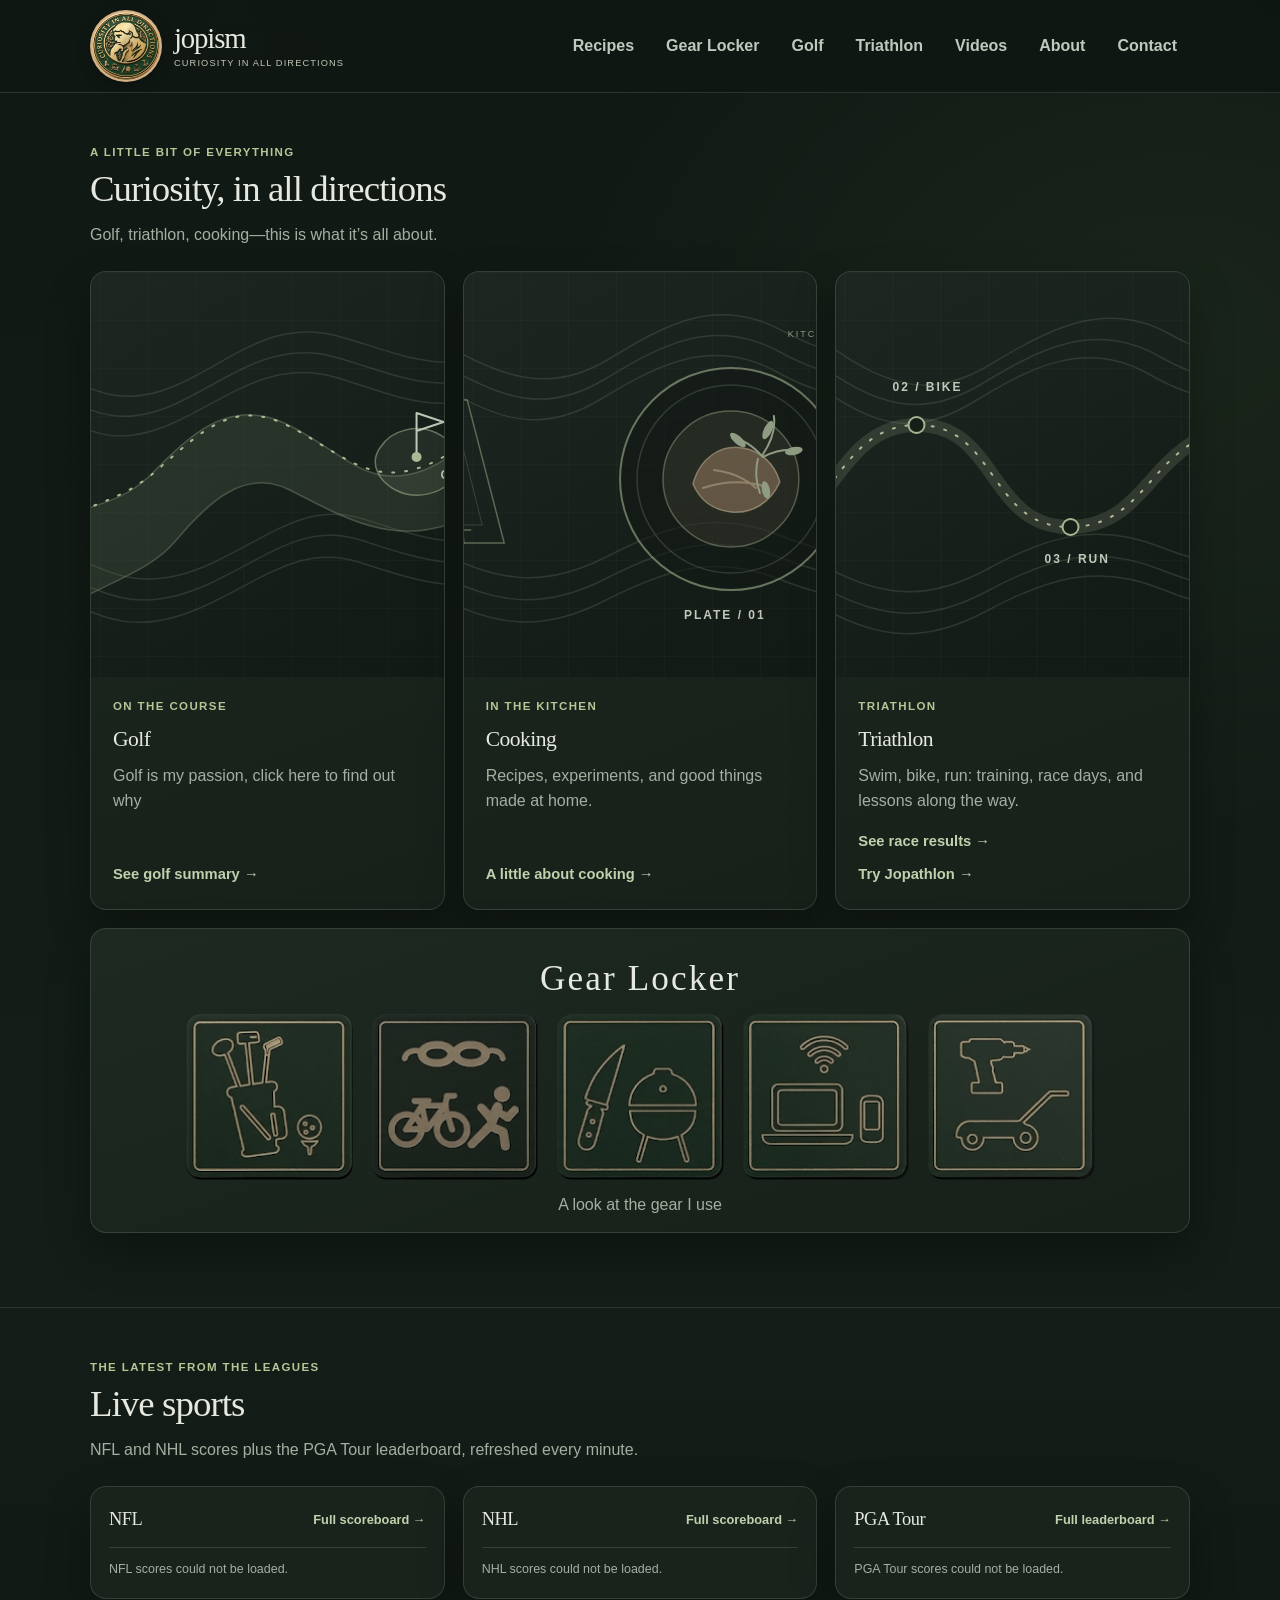
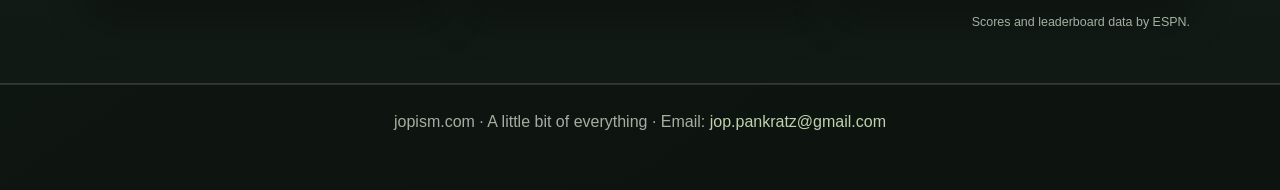
<file: index.html>
<!DOCTYPE html>
<html lang="en">
  <head>
    <meta charset="UTF-8" />
    <meta name="viewport" content="width=device-width, initial-scale=1.0" />
    <title>Jopism — A little bit of everything</title>
    <meta
      name="description"
      content="Musings, experiments, and whatever comes next from Jop."
    />
    <link rel="stylesheet" href="styles.css" />
    <link rel="icon" href="media/branding/jopism-favicon.svg" type="image/svg+xml" />
    <script src="script.js" defer></script>
  </head>
  <body>
    <a class="skip-link" href="#home">Skip to content</a>
    <header class="site-header">
      <div class="container header-inner">
        <a class="brand" href="index.html">
          <img
            class="brand-image"
            src="media/branding/jopism-mark.png"
            alt=""
            width="116"
            height="48"
          />
          <span class="brand-signature">
            <span class="brand-name">jopism</span>
            <span class="brand-byline">Curiosity in all directions</span>
          </span>
        </a>
        <nav class="top-nav" aria-label="Main navigation">
          <a href="cookbook/index.html">Recipes</a>
          <a href="the_gear_locker.html">Gear Locker</a>
          <a href="index.html#golf-activities">Golf</a>
          <a href="index.html#triathlon-results">Triathlon</a>
          <a href="videos.html">Videos</a>
          <a href="page.html?slug=about">About</a>
          <a href="mailto:jop.pankratz@gmail.com">Contact</a>
        </nav>
      </div>
    </header>

    <main id="home">
      <section id="interests" class="section interests-section" aria-labelledby="interests-heading">
        <div class="container">
          <div class="section-heading">
            <p class="eyebrow">A little bit of everything</p>
            <h2 id="interests-heading">Curiosity, in all directions</h2>
            <p class="intro-copy">
              Golf, triathlon, cooking—this is what it’s all about.
            </p>
          </div>
          <div class="interest-grid">
            <a class="interest-card interest-golf" href="#golf-activities">
              <img class="interest-card-image" src="media/interests/golf.svg" alt="" width="720" height="405" fetchpriority="high" decoding="async">
              <div class="interest-card-content">
                <p class="interest-label">On the course</p>
                <h3>Golf</h3>
                <p>Golf is my passion, click here to find out why</p>
                <span class="interest-link">See golf summary <span aria-hidden="true">→</span></span>
              </div>
            </a>
            <a class="interest-card interest-cooking" href="#cooking">
              <img class="interest-card-image" src="media/interests/cooking.svg" alt="" width="720" height="405" loading="lazy" decoding="async">
              <div class="interest-card-content">
                <p class="interest-label">In the kitchen</p>
                <h3>Cooking</h3>
                <p>Recipes, experiments, and good things made at home.</p>
                <span class="interest-link">A little about cooking <span aria-hidden="true">→</span></span>
              </div>
            </a>
            <article class="interest-card interest-triathlon">
              <img class="interest-card-image" src="media/interests/triathlon.svg" alt="" width="720" height="405" loading="lazy" decoding="async">
              <div class="interest-card-content">
                <p class="interest-label">Triathlon</p>
                <h3>Triathlon</h3>
                <p>Swim, bike, run: training, race days, and lessons along the way.</p>
                <div class="interest-card-actions">
                  <a class="interest-link" href="#triathlon-results">See race results <span aria-hidden="true">→</span></a>
                  <a class="interest-link" href="https://jopathlon.jopism.com/">Try Jopathlon <span aria-hidden="true">→</span></a>
                </div>
              </div>
            </article>
            <a class="interest-card interest-gear interest-gear-wide" href="the_gear_locker.html">
              <div class="interest-gear-heading">
                <h3>Gear Locker</h3>
              </div>
              <div class="interest-gear-art" aria-hidden="true">
                <img src="media/interests/golf-gear-outline.png" alt="" width="166" height="166" loading="lazy" decoding="async">
                <img src="media/interests/endurance-gear-outline.png" alt="" width="166" height="166" loading="lazy" decoding="async">
                <img src="media/interests/kitchen-gear-outline.png" alt="" width="166" height="166" loading="lazy" decoding="async">
                <img src="media/interests/tech-gear-outline.png" alt="" width="166" height="166" loading="lazy" decoding="async">
                <img src="media/interests/workshop-gear-outline.png" alt="" width="166" height="166" loading="lazy" decoding="async">
              </div>
              <div class="interest-gear-copy">
                <p>A look at the gear I use</p>
              </div>
            </a>
          </div>
          <div class="interest-details" aria-live="polite">
            <article id="cooking" class="interest-detail-card">
              <p class="interest-label">In the kitchen</p>
              <h3>Cooking</h3>
              <p>
                A place for recipes I enjoy, things I’m learning to make, and
                kitchen experiments worth repeating.
              </p>
              <a class="cookbook-cta" href="cookbook/index.html">
                <span class="cookbook-cta-icon" aria-hidden="true">
                  <svg viewBox="0 0 32 32" focusable="false">
                    <path d="M5 7.5c4.2-1.6 7.9-1.2 11 1.2v17c-3.1-2.4-6.8-2.8-11-1.2zM27 7.5c-4.2-1.6-7.9-1.2-11 1.2v17c3.1-2.4 6.8-2.8 11-1.2z"/>
                    <path d="M16 8.7v17"/>
                  </svg>
                </span>
                <span class="cookbook-cta-copy">
                  <strong>Browse the cookbook</strong>
                  <span>Explore recipes, ingredients, and cooking notes</span>
                </span>
                <span class="cookbook-cta-arrow" aria-hidden="true">→</span>
              </a>
                <p class="stats-source">A few snapshots from meals and kitchen experiments.</p>
              <h4>Meal photos</h4>
              <div class="meal-photo-grid" aria-label="Meal photo gallery">
                <figure>
                  <img src="media/meals/meal-01.jpg" alt="Several small dishes arranged on a black serving plate." loading="lazy" decoding="async">
                </figure>
                <figure>
                  <img src="media/meals/meal-03.jpg" alt="A small appetizer with a garnish and crisp pieces." loading="lazy" decoding="async">
                </figure>
                <figure>
                  <img src="media/meals/meal-04.jpg" alt="Fresh oysters served with lemon and sauce." loading="lazy" decoding="async">
                </figure>
                <figure>
                  <img src="media/meals/meal-05.jpg" alt="Several plated entrees prepared for a group." loading="lazy" decoding="async">
                </figure>
                <figure>
                  <img src="media/meals/meal-07.jpg" alt="A plated main course with pasta and vegetables." loading="lazy" decoding="async">
                </figure>
                <figure>
                  <img src="media/meals/meal-08.jpg" alt="An omelet cut open to show its filling." loading="lazy" decoding="async">
                </figure>
                <figure>
                  <img src="media/meals/meal-09.jpg" alt="Rows of small toast appetizers arranged on serving trays." loading="lazy" decoding="async">
                </figure>
              </div>
            </article>
            <article id="golf-activities" class="interest-detail-card">
              <p class="interest-label">Golf summary</p>
              <h3>My game</h3>
              <div class="golf-handicap" aria-label="Golf handicap">
                <span class="golf-handicap-label">Handicap Index (estimated)</span>
                <strong>8.0</strong>
              </div>
              <p class="stats-source">
                Based on the best 4 differentials from my last 12 rounds, played
                from the white tees.
              </p>
              <a class="arccos-badge" href="https://www.arccosgolf.com/" target="_blank" rel="noopener noreferrer">
                <span class="arccos-badge-label">Tracked with</span>
                <strong>Arccos Golf</strong>
                <span aria-hidden="true">→</span>
              </a>
              <p class="stats-source">
                I use Arccos smart sensors and its AI caddie on every round.
                Strokes gained (SG) compares each part of my game to a scratch
                golfer: Driving, Approach, Short game, and Putting.
              </p>
              <ul id="golf-round-list" class="golf-round-list" aria-live="polite"></ul>
              <p id="golf-round-error" class="stats-source" role="status"></p>
            </article>
            <article id="triathlon-results" class="interest-detail-card">
              <p class="interest-label">Race results</p>
              <h3>Triathlon</h3>
              <div class="race-results-grid">
                <section class="race-results-group" aria-labelledby="race-5150-heading">
                  <h4 id="race-5150-heading" class="race-results-heading">5150 Mont-Tremblant</h4>
                  <ul class="race-result-list">
                    <li class="race-result">
                      <span><strong>2026</strong> · 5150 Mont-Tremblant</span>
                      <strong>3:28:45</strong>
                    </li>
                    <li class="race-result">
                      <span><strong>2023</strong> · 5150 Mont-Tremblant</span>
                      <strong>3:20:58</strong>
                    </li>
                    <li class="race-result">
                      <span><strong>2022</strong> · 5150 Mont-Tremblant</span>
                      <strong>3:32:22</strong>
                    </li>
                    <li class="race-result">
                      <span><strong>2019</strong> · 5150 Mont-Tremblant</span>
                      <strong>3:04:39</strong>
                    </li>
                  </ul>
                </section>
                <section class="race-results-group" aria-labelledby="other-races-heading">
                  <h4 id="other-races-heading" class="race-results-heading">Other races</h4>
                  <ul class="race-result-list">
                    <li class="race-result">
                      <span><strong>2023</strong> · Ottawa Early Bird Sprint</span>
                      <strong>1:27:11</strong>
                    </li>
                    <li class="race-result">
                      <span><strong>2022</strong> · Ottawa Early Bird Sprint</span>
                      <strong>1:27:07</strong>
                    </li>
                  </ul>
                </section>
              </div>
              <p class="stats-source">
                <a href="https://sportstats.one/results/athlete/56041"
                  >View full results on Sportstats <span aria-hidden="true">→</span></a
                >
              </p>
            </article>
          </div>
        </div>
      </section>

      <section class="section sports-scores-section" aria-labelledby="sports-scores-heading">
        <div class="container">
          <div class="section-heading">
            <p class="eyebrow">The latest from the leagues</p>
            <h2 id="sports-scores-heading">Live sports</h2>
            <p class="intro-copy">NFL and NHL scores plus the PGA Tour leaderboard, refreshed every minute.</p>
          </div>
          <div class="sports-score-grid">
            <article class="sports-score-card" data-scoreboard="nfl">
              <div class="sports-score-card-heading">
                <h3>NFL</h3>
                <a href="https://www.espn.com/nfl/scoreboard" target="_blank" rel="noopener noreferrer">Full scoreboard <span aria-hidden="true">→</span></a>
              </div>
              <ul class="sports-score-list" data-score-list></ul>
              <p class="sports-score-status" data-score-status>Loading NFL scores…</p>
            </article>
            <article class="sports-score-card" data-scoreboard="nhl">
              <div class="sports-score-card-heading">
                <h3>NHL</h3>
                <a href="https://www.espn.com/nhl/scoreboard" target="_blank" rel="noopener noreferrer">Full scoreboard <span aria-hidden="true">→</span></a>
              </div>
              <ul class="sports-score-list" data-score-list></ul>
              <p class="sports-score-status" data-score-status>Loading NHL scores…</p>
            </article>
            <article class="sports-score-card" data-scoreboard="pga">
              <div class="sports-score-card-heading">
                <h3>PGA Tour</h3>
                <a href="https://www.espn.com/golf/leaderboard" target="_blank" rel="noopener noreferrer">Full leaderboard <span aria-hidden="true">→</span></a>
              </div>
              <ul class="sports-score-list" data-score-list></ul>
              <p class="sports-score-status" data-score-status>Loading PGA Tour leaderboard…</p>
            </article>
          </div>
          <p class="sports-scores-attribution">Scores and leaderboard data by ESPN.</p>
        </div>
      </section>

    </main>

    <footer id="contact" class="site-footer">
      <div class="container footer-inner">
        <p>jopism.com · A little bit of everything · Email: <a href="mailto:jop.pankratz@gmail.com">jop.pankratz@gmail.com</a></p>
      </div>
    </footer>
  </body>
</html>
</file>
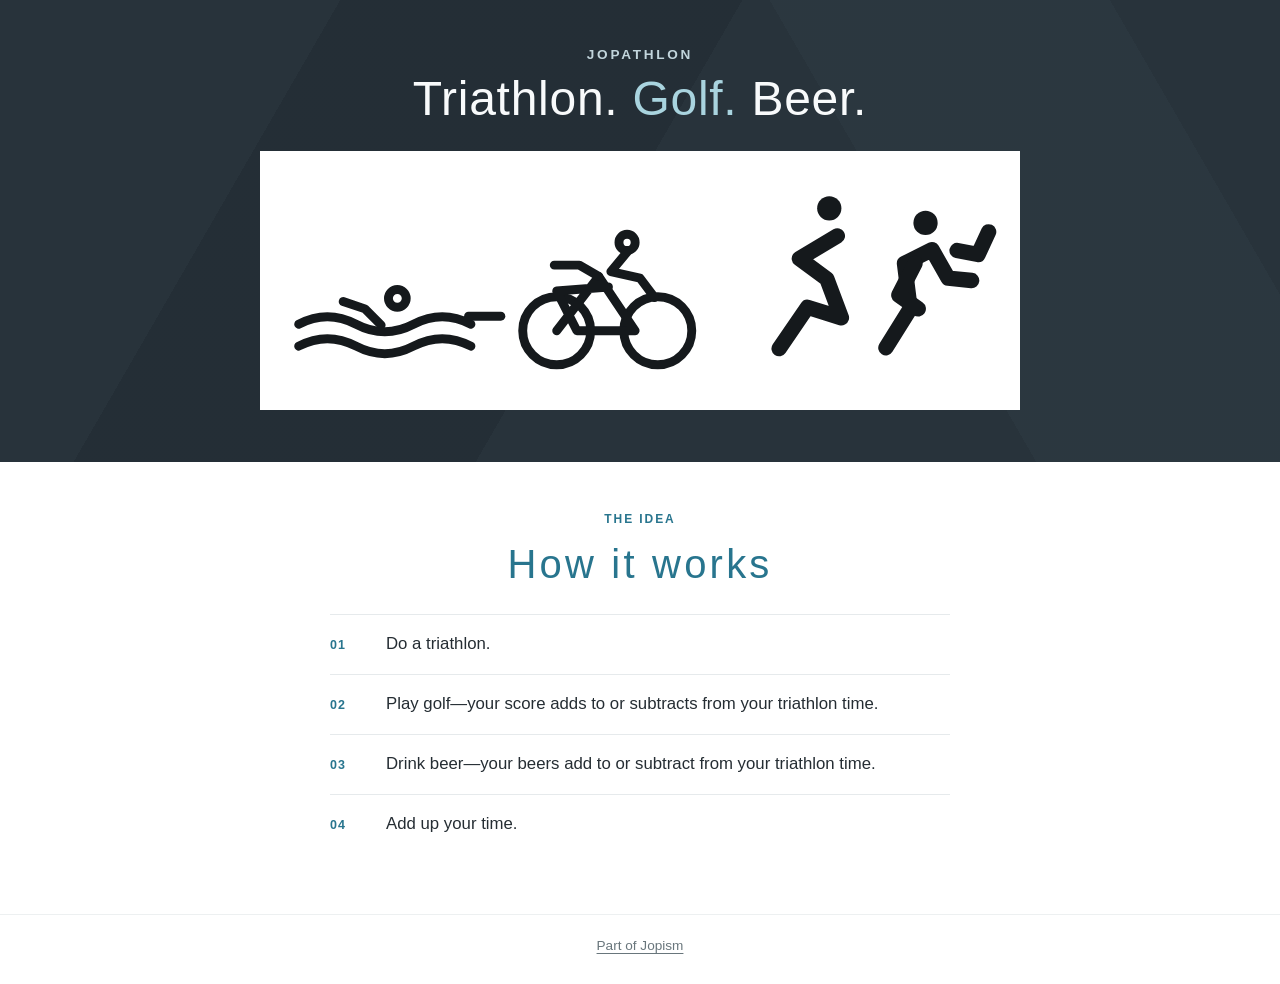
<file: jopathlon/index.html>
<!DOCTYPE html>
<html lang="en">
  <head>
    <meta charset="UTF-8" />
    <meta name="viewport" content="width=device-width, initial-scale=1.0" />
    <meta
      name="description"
      content="Jopathlon: do a triathlon, play golf, drink beer, and add up your time."
    />
    <meta name="theme-color" content="#28333b" />
    <link rel="canonical" href="https://jopathlon.jopism.com/" />
    <link rel="icon" href="triathlon.svg" type="image/svg+xml" />
    <link rel="stylesheet" href="styles.css" />
    <title>Jopathlon — Triathlon. Golf. Beer.</title>
  </head>
  <body>
    <a class="skip-link" href="#how-it-works">Skip to how it works</a>

    <header class="hero">
      <div class="hero__geometry" aria-hidden="true"></div>
      <div class="hero__content">
        <p class="wordmark">Jopathlon</p>
        <h1>Triathlon. <span>Golf.</span> Beer.</h1>
        <img
          class="hero__illustration"
          src="triathlon.svg"
          alt="Illustration of a swimmer, cyclist, and runner"
          width="900"
          height="280"
        />
      </div>
    </header>

    <main id="how-it-works" class="how-it-works">
      <div class="how-it-works__content">
        <p class="eyebrow">The idea</p>
        <h2>How it works</h2>
        <ol class="steps">
          <li>
            <span class="step-number" aria-hidden="true">01</span>
            <span>Do a triathlon.</span>
          </li>
          <li>
            <span class="step-number" aria-hidden="true">02</span>
            <span>Play golf—your score adds to or subtracts from your triathlon time.</span>
          </li>
          <li>
            <span class="step-number" aria-hidden="true">03</span>
            <span>Drink beer—your beers add to or subtract from your triathlon time.</span>
          </li>
          <li>
            <span class="step-number" aria-hidden="true">04</span>
            <span>Add up your time.</span>
          </li>
        </ol>
      </div>
    </main>

    <footer class="site-footer">
      <a href="https://jopism.com/">Part of Jopism</a>
    </footer>
  </body>
</html>
</file>
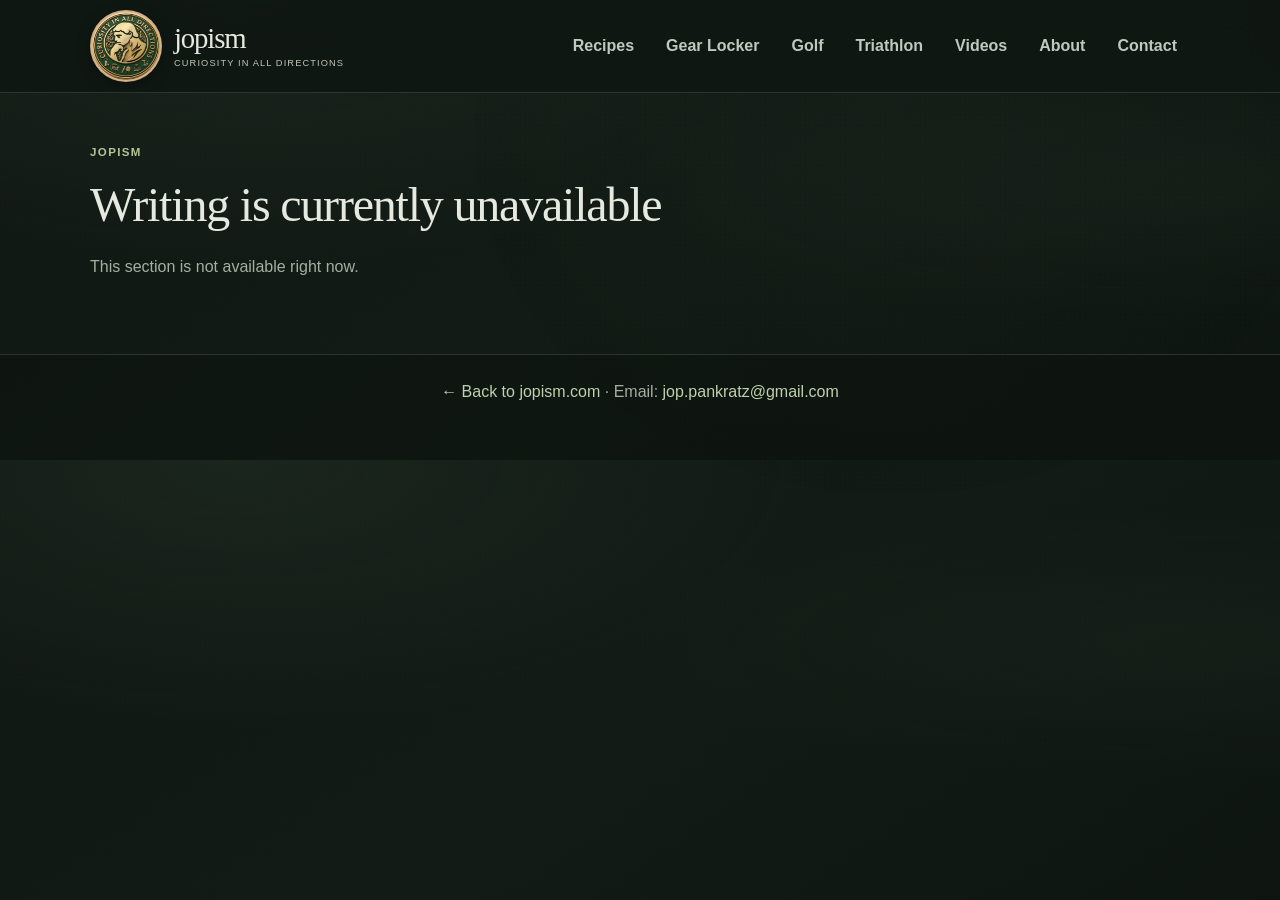
<file: blog.html>
<!DOCTYPE html>
<html lang="en">
  <head>
    <meta charset="UTF-8" />
    <meta name="viewport" content="width=device-width, initial-scale=1.0" />
    <title>Writing — Jopism</title>
    <meta name="description" content="Browse the writing and musings on Jopism." />
    <meta name="robots" content="noindex, nofollow" />
    <link rel="stylesheet" href="styles.css" />
    <link rel="icon" href="media/branding/jopism-favicon.svg" type="image/svg+xml" />
    <script src="script.js" defer></script>
  </head>
  <body>
    <a class="skip-link" href="#main-content">Skip to content</a>
    <header class="site-header">
      <div class="container header-inner">
        <a class="brand" href="index.html">
          <img
            class="brand-image"
            src="media/branding/jopism-mark.png"
            alt=""
          />
          <span class="brand-signature">
            <span class="brand-name">jopism</span>
            <span class="brand-byline">Curiosity in all directions</span>
          </span>
        </a>
        <nav class="top-nav" aria-label="Main navigation">
          <a href="cookbook/index.html">Recipes</a>
          <a href="the_gear_locker.html">Gear Locker</a>
          <a href="index.html#golf-activities">Golf</a>
          <a href="index.html#triathlon-results">Triathlon</a>
          <a href="videos.html">Videos</a>
          <a href="page.html?slug=about">About</a>
          <a href="mailto:jop.pankratz@gmail.com">Contact</a>
        </nav>
      </div>
    </header>

    <main id="main-content" class="section">
      <div class="container">
        <div class="section-heading">
          <p class="eyebrow">Jopism</p>
          <h1>Writing is currently unavailable</h1>
          <p class="intro-copy">This section is not available right now.</p>
        </div>
      </div>
    </main>

    <footer id="contact" class="site-footer">
      <div class="container footer-inner">
        <p><a href="index.html">← Back to jopism.com</a> · Email: <a href="mailto:jop.pankratz@gmail.com">jop.pankratz@gmail.com</a></p>
      </div>
    </footer>
  </body>
</html>
</file>
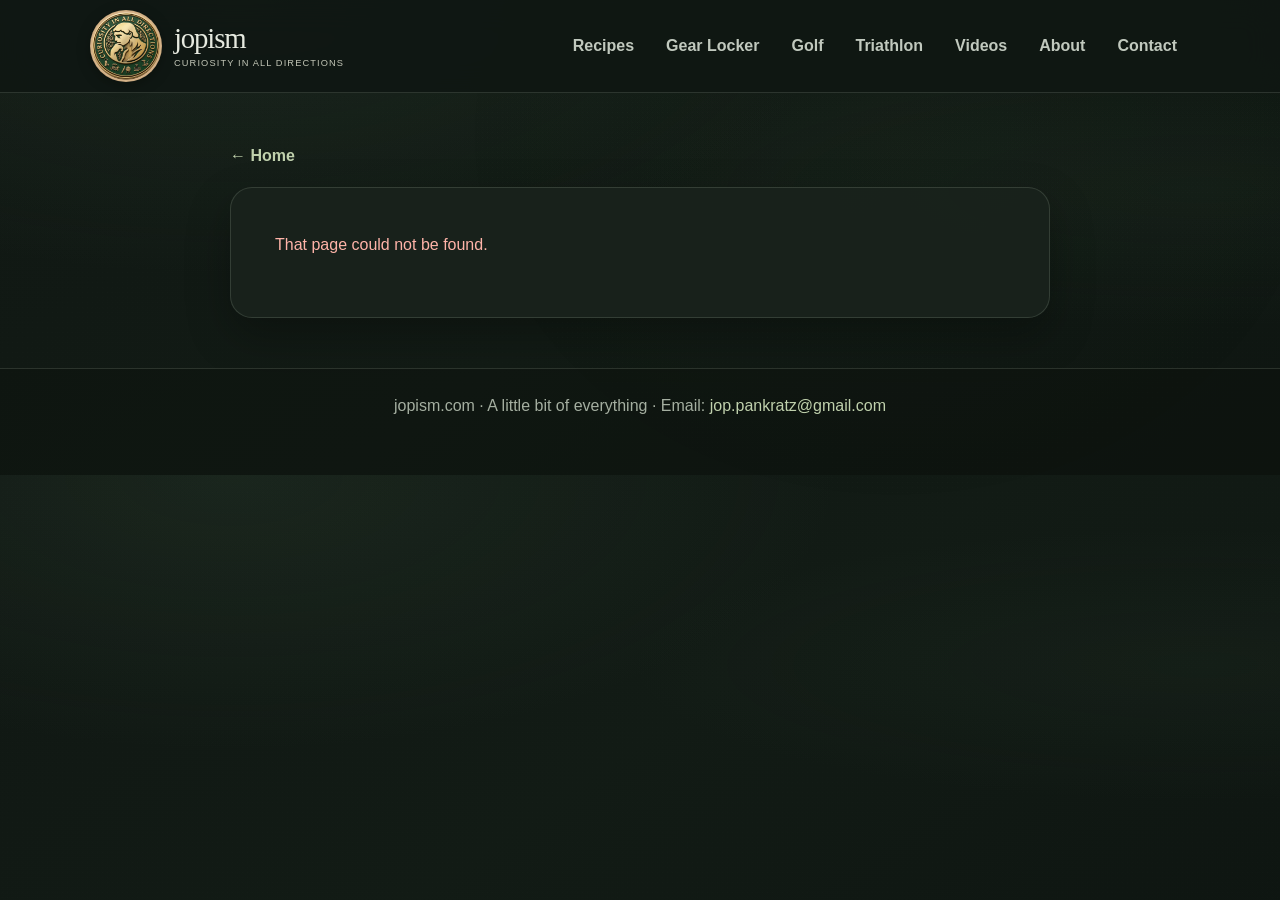
<file: page.html>
<!DOCTYPE html>
<html lang="en">
  <head>
    <meta charset="UTF-8" />
    <meta name="viewport" content="width=device-width, initial-scale=1.0" />
    <title>Page — Jopism</title>
    <meta name="description" content="A page from the Jopism site." />
    <link rel="stylesheet" href="styles.css" />
    <link rel="icon" href="media/branding/jopism-favicon.svg" type="image/svg+xml" />
    <script src="script.js" defer></script>
  </head>
  <body>
    <a class="skip-link" href="#main-content">Skip to content</a>
    <header class="site-header">
      <div class="container header-inner">
        <a class="brand" href="index.html">
          <img
            class="brand-image"
            src="media/branding/jopism-mark.png"
            alt=""
          />
          <span class="brand-signature">
            <span class="brand-name">jopism</span>
            <span class="brand-byline">Curiosity in all directions</span>
          </span>
        </a>
        <nav class="top-nav" aria-label="Main navigation">
          <a href="cookbook/index.html">Recipes</a>
          <a href="the_gear_locker.html">Gear Locker</a>
          <a href="index.html#golf-activities">Golf</a>
          <a href="index.html#triathlon-results">Triathlon</a>
          <a href="videos.html">Videos</a>
          <a href="page.html?slug=about">About</a>
          <a href="mailto:jop.pankratz@gmail.com">Contact</a>
        </nav>
      </div>
    </header>

    <main id="main-content" class="section">
      <div class="container article-container">
        <p class="back-link"><a href="index.html">← Home</a></p>
        <article id="page-detail" class="article-card" aria-live="polite">
          <p class="loading-message">Loading page…</p>
        </article>
      </div>
    </main>

    <footer id="contact" class="site-footer">
      <div class="container footer-inner">
        <p>jopism.com · A little bit of everything · Email: <a href="mailto:jop.pankratz@gmail.com">jop.pankratz@gmail.com</a></p>
      </div>
    </footer>
  </body>
</html>
</file>
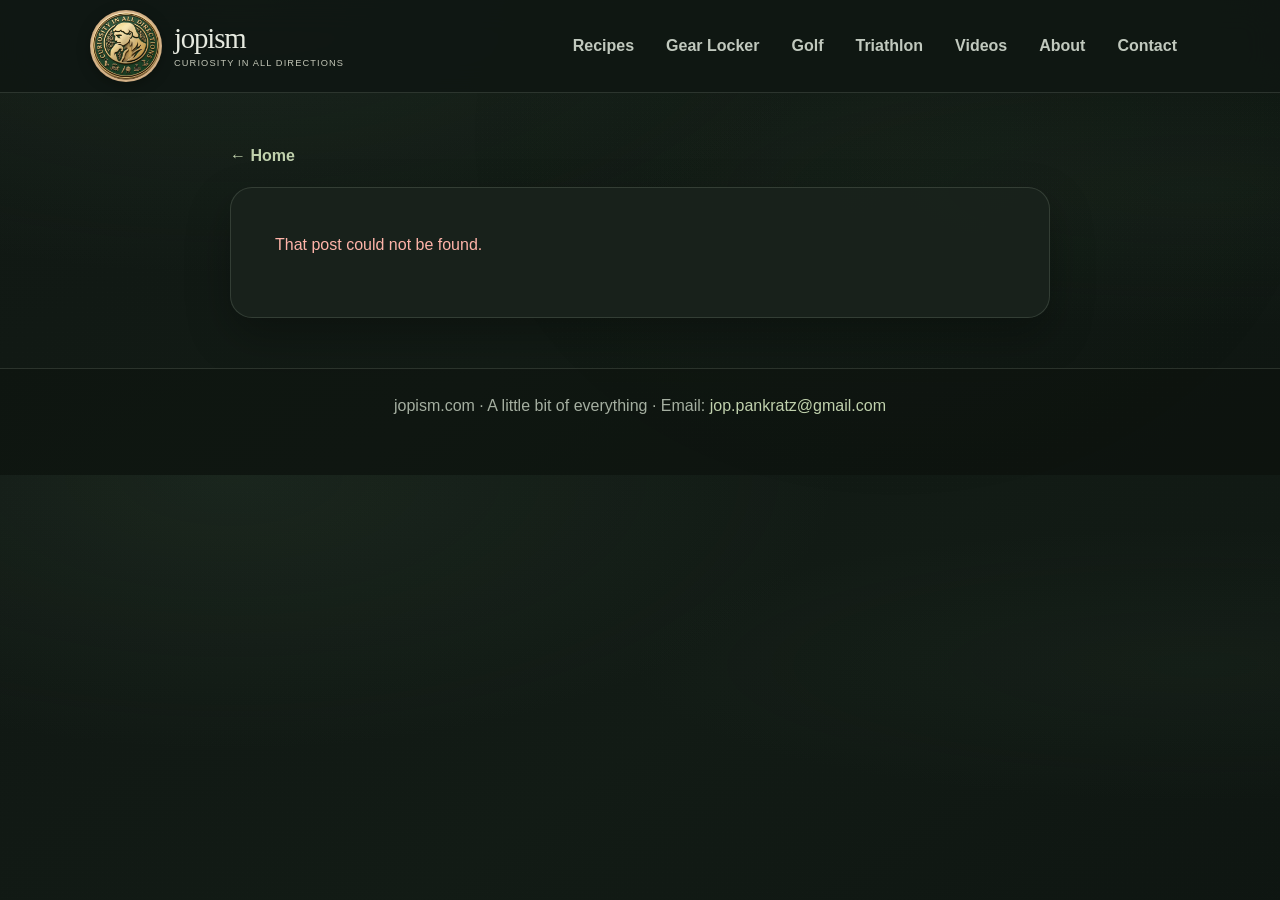
<file: post.html>
<!DOCTYPE html>
<html lang="en">
  <head>
    <meta charset="UTF-8" />
    <meta name="viewport" content="width=device-width, initial-scale=1.0" />
    <title>Post — Jopism</title>
    <meta name="description" content="A post from the Jopism archive." />
    <meta name="robots" content="noindex, nofollow" />
    <link rel="stylesheet" href="styles.css" />
    <link rel="icon" href="media/branding/jopism-favicon.svg" type="image/svg+xml" />
    <script src="script.js" defer></script>
  </head>
  <body>
    <a class="skip-link" href="#main-content">Skip to content</a>
    <header class="site-header">
      <div class="container header-inner">
        <a class="brand" href="index.html">
          <img
            class="brand-image"
            src="media/branding/jopism-mark.png"
            alt=""
          />
          <span class="brand-signature">
            <span class="brand-name">jopism</span>
            <span class="brand-byline">Curiosity in all directions</span>
          </span>
        </a>
        <nav class="top-nav" aria-label="Main navigation">
          <a href="cookbook/index.html">Recipes</a>
          <a href="the_gear_locker.html">Gear Locker</a>
          <a href="index.html#golf-activities">Golf</a>
          <a href="index.html#triathlon-results">Triathlon</a>
          <a href="videos.html">Videos</a>
          <a href="page.html?slug=about">About</a>
          <a href="mailto:jop.pankratz@gmail.com">Contact</a>
        </nav>
      </div>
    </header>

    <main id="main-content" class="section">
      <div class="container article-container">
        <p class="back-link"><a href="index.html">← Home</a></p>
        <article id="post-detail" class="article-card" aria-live="polite">
          <p class="loading-message">Loading post…</p>
        </article>
      </div>
    </main>

    <footer id="contact" class="site-footer">
      <div class="container footer-inner">
        <p>jopism.com · A little bit of everything · Email: <a href="mailto:jop.pankratz@gmail.com">jop.pankratz@gmail.com</a></p>
      </div>
    </footer>
  </body>
</html>
</file>
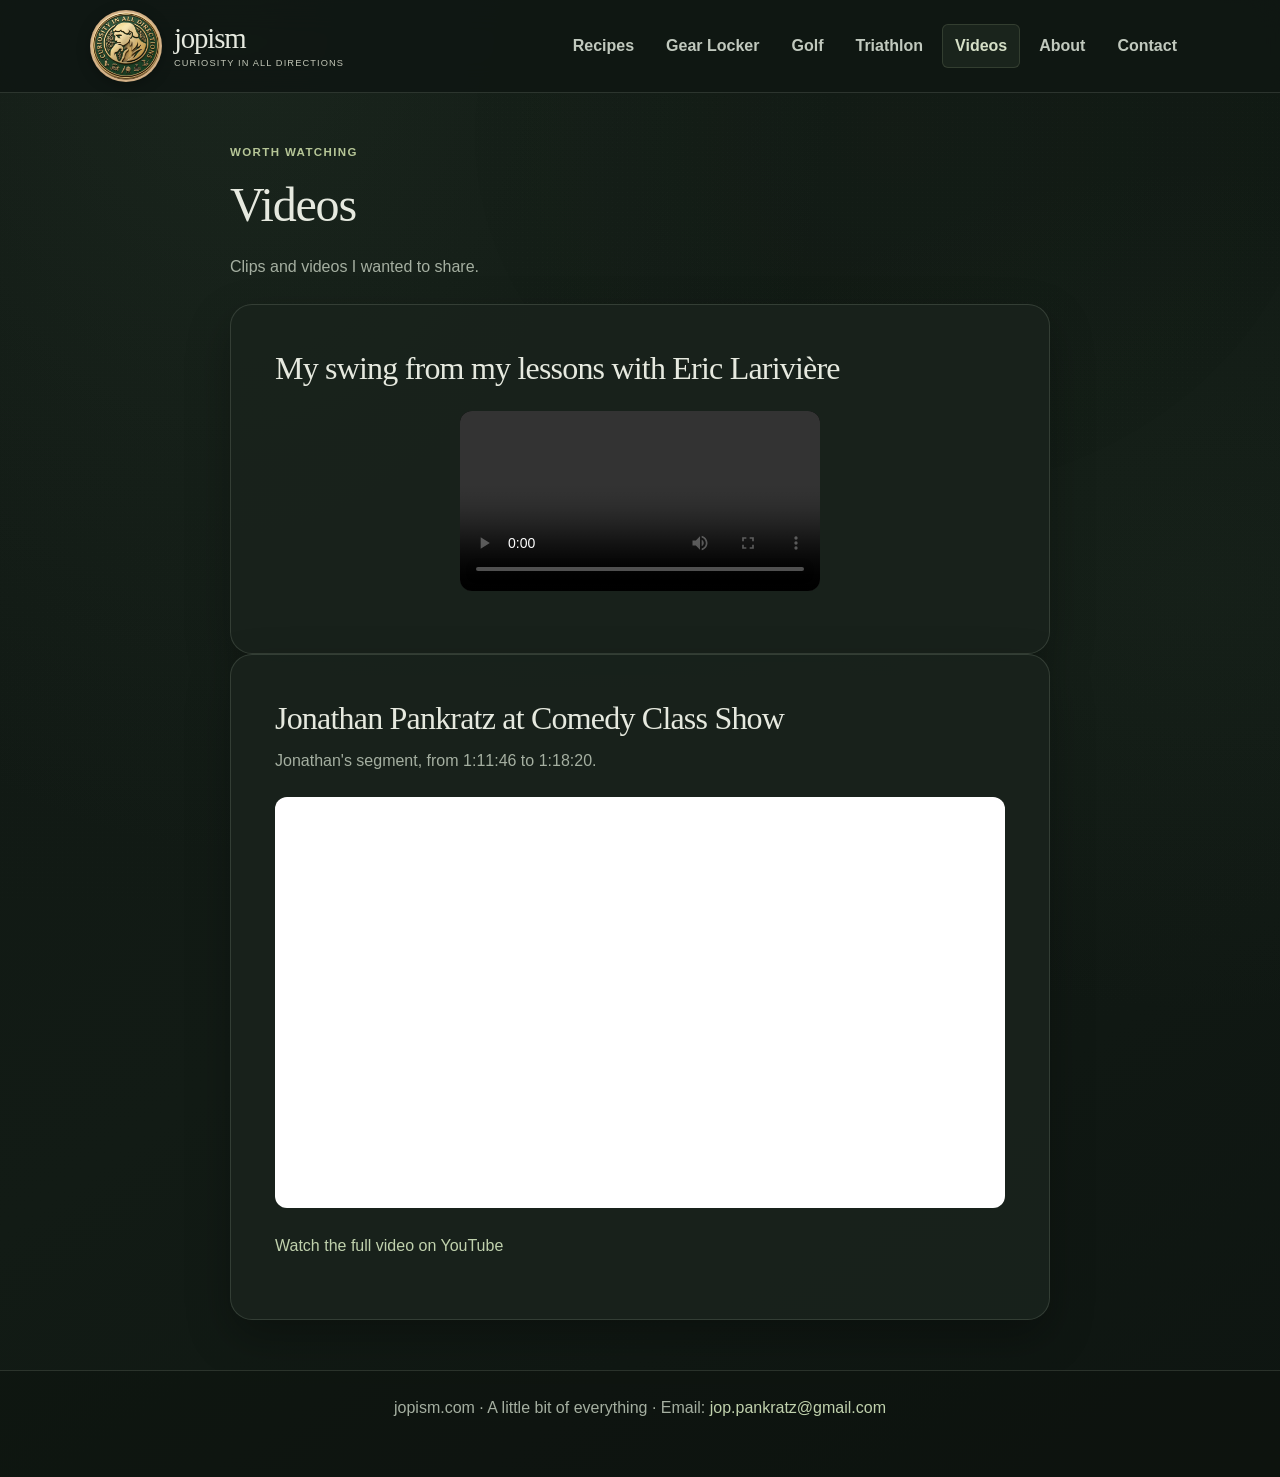
<file: videos.html>
<!DOCTYPE html>
<html lang="en">
  <head>
    <meta charset="UTF-8" />
    <meta name="viewport" content="width=device-width, initial-scale=1.0" />
    <title>Videos — Jopism</title>
    <meta name="description" content="Videos worth sharing from Jopism." />
    <link rel="stylesheet" href="styles.css" />
    <link rel="icon" href="media/branding/jopism-favicon.svg" type="image/svg+xml" />
  </head>
  <body>
    <a class="skip-link" href="#main-content">Skip to content</a>
    <header class="site-header">
      <div class="container header-inner">
        <a class="brand" href="index.html">
          <img
            class="brand-image"
            src="media/branding/jopism-mark.png"
            alt=""
          />
          <span class="brand-signature">
            <span class="brand-name">jopism</span>
            <span class="brand-byline">Curiosity in all directions</span>
          </span>
        </a>
        <nav class="top-nav" aria-label="Main navigation">
          <a href="cookbook/index.html">Recipes</a>
          <a href="the_gear_locker.html">Gear Locker</a>
          <a href="index.html#golf-activities">Golf</a>
          <a href="index.html#triathlon-results">Triathlon</a>
          <a href="videos.html" aria-current="page">Videos</a>
          <a href="page.html?slug=about">About</a>
          <a href="mailto:jop.pankratz@gmail.com">Contact</a>
        </nav>
      </div>
    </header>

    <main id="main-content" class="section">
      <div class="container article-container">
        <div class="section-heading">
          <p class="eyebrow">Worth watching</p>
          <h1>Videos</h1>
          <p class="intro-copy">Clips and videos I wanted to share.</p>
        </div>
        <article class="article-card video-page-card">
          <h2>My swing from my lessons with Eric Larivière</h2>
          <div class="video-frame video-frame-portrait">
            <video controls preload="metadata" playsinline aria-label="Jop's golf swing from lessons with Eric Larivière">
              <source src="media/videos/golf-swing.mp4" type="video/mp4" />
              Your browser does not support the video tag.
            </video>
          </div>
        </article>
        <article class="article-card video-page-card">
          <h2>Jonathan Pankratz at Comedy Class Show</h2>
          <p>Jonathan's segment, from 1:11:46 to 1:18:20.</p>
          <div class="video-frame">
            <iframe
              src="https://www.youtube-nocookie.com/embed/OgcUyYb9wYA?start=4306&amp;end=4700"
              title="Jonathan Pankratz at Comedy Class Show"
              loading="lazy"
              allow="accelerometer; autoplay; clipboard-write; encrypted-media; gyroscope; picture-in-picture"
              referrerpolicy="strict-origin-when-cross-origin"
              allowfullscreen
            ></iframe>
          </div>
          <p>
            <a
              class="video-source-link"
              href="https://www.youtube.com/watch?v=OgcUyYb9wYA&amp;t=4306"
              target="_blank"
              rel="noopener noreferrer"
              >Watch the full video on YouTube</a
            >
          </p>
        </article>
      </div>
    </main>

    <footer id="contact" class="site-footer">
      <div class="container footer-inner">
        <p>jopism.com · A little bit of everything · Email: <a href="mailto:jop.pankratz@gmail.com">jop.pankratz@gmail.com</a></p>
      </div>
    </footer>
  </body>
</html>
</file>
<file: styles.css>
:root {
  --bg: #eef1ee;
  --bg-alt: #e5eae5;
  --panel: #ffffff;
  --panel-soft: #f5f7f5;
  --text: #1b2920;
  --muted: #536257;
  --primary: #187a35;
  --primary-strong: #105f29;
  --accent: #2d913f;
  --border: rgba(35, 68, 42, 0.16);
  --shadow: 0 16px 36px rgba(31, 48, 35, 0.1);
}

* {
  box-sizing: border-box;
}

html {
  scroll-behavior: smooth;
}

@media (prefers-reduced-motion: reduce) {
  html {
    scroll-behavior: auto;
  }

  *,
  *::before,
  *::after {
    animation-duration: 0.01ms !important;
    animation-iteration-count: 1 !important;
    scroll-behavior: auto !important;
    transition-duration: 0.01ms !important;
  }
}

body {
  isolation: isolate;
  margin: 0;
  font-family: Arial, Helvetica, sans-serif;
  background:
    radial-gradient(ellipse at 12% 5%, rgba(65, 143, 77, 0.1), transparent 32rem),
    radial-gradient(ellipse at 92% 42%, rgba(58, 126, 70, 0.07), transparent 34rem),
    linear-gradient(145deg, #f3f5f2 0%, #e9eee9 52%, #f2f4f1 100%);
  color: var(--text);
  line-height: 1.6;
}

body::before {
  animation: ambient-drift 36s ease-in-out infinite alternate;
  background-image:
    linear-gradient(rgba(35, 89, 47, 0.025) 1px, transparent 1px),
    linear-gradient(90deg, rgba(35, 89, 47, 0.025) 1px, transparent 1px),
    radial-gradient(ellipse at 70% 15%, rgba(78, 155, 74, 0.07), transparent 38%);
  background-size: 48px 48px, 48px 48px, 100% 100%;
  content: "";
  inset: 0;
  pointer-events: none;
  position: fixed;
  z-index: -1;
}

@keyframes ambient-drift {
  from {
    transform: translate3d(-1%, -1%, 0);
  }

  to {
    transform: translate3d(1%, 1%, 0);
  }
}

:focus-visible {
  outline: 3px solid var(--accent);
  outline-offset: 3px;
}

.skip-link {
  background: var(--accent);
  border-radius: 8px;
  color: #1a1a1a;
  font-weight: 700;
  left: 12px;
  padding: 10px 14px;
  position: fixed;
  top: 12px;
  transform: translateY(-160%);
  z-index: 20;
}

.skip-link:focus {
  transform: translateY(0);
}

img {
  max-width: 100%;
  display: block;
}

.container {
  width: min(1100px, calc(100% - 32px));
  margin: 0 auto;
}

.site-header {
  background: rgba(247, 249, 247, 0.94);
  border-bottom: 1px solid var(--border);
  position: sticky;
  top: 0;
  backdrop-filter: blur(16px);
  z-index: 10;
}

.header-inner {
  align-items: center;
  display: flex;
  flex-direction: column;
  gap: 2px;
  justify-content: center;
  padding: 10px 0 6px;
}

.eyebrow {
  margin: 0 0 6px;
  color: var(--accent);
  text-transform: uppercase;
  letter-spacing: 0.12em;
  font-size: 0.72rem;
  font-weight: 700;
}

h1,
h2,
h3,
p {
  margin-top: 0;
}

h1 {
  margin-bottom: 0;
  font-size: clamp(2rem, 5vw, 3rem);
}

.top-nav {
  display: flex;
  gap: 8px;
  flex-wrap: wrap;
  justify-content: center;
}

.top-nav a {
  align-items: center;
  color: var(--muted);
  display: inline-flex;
  min-height: 44px;
  padding: 4px 12px;
  text-decoration: none;
  font-weight: 600;
  transition: background-color 180ms ease, color 180ms ease;
}

.top-nav a:hover,
.top-nav a[aria-current="page"] {
  background: rgba(36, 132, 56, 0.09);
  border-radius: 999px;
  color: var(--primary);
}

.brand {
  align-items: center;
  display: inline-flex;
  gap: 12px;
  justify-content: center;
  text-decoration: none;
}

.brand-image {
  border: 1px solid rgba(36, 132, 56, 0.28);
  border-radius: 9px;
  box-shadow: 0 0 24px rgba(36, 132, 56, 0.12);
  height: 48px;
  object-fit: cover;
  object-position: center 38%;
  width: 116px;
}

.brand-signature {
  align-items: flex-start;
  display: flex;
  flex-direction: column;
}

.brand-name {
  color: var(--text);
  font-family: Georgia, "Times New Roman", serif;
  font-size: 1.9rem;
  line-height: 1.05;
}

.brand-byline {
  color: var(--primary);
  font-size: 0.58rem;
  letter-spacing: 0.16em;
  line-height: 1.3;
}

.top-nav a:focus-visible {
  color: var(--text);
}

.hero {
  padding: 72px 0 40px;
}

.hero-inner {
  display: grid;
  place-items: center;
}

.hero-copy {
  max-width: 760px;
  text-align: center;
  background: rgba(255, 255, 255, 0.82);
  border: 1px solid var(--border);
  border-radius: 22px;
  padding: 34px 28px;
  box-shadow: var(--shadow);
}

.tag {
  color: var(--primary);
  font-weight: 700;
  text-transform: uppercase;
  letter-spacing: 0.1em;
  font-size: 0.78rem;
}

.hero-copy h2 {
  font-size: clamp(2.2rem, 5vw, 4rem);
  line-height: 1.08;
  margin-bottom: 14px;
}

.hero-copy p {
  color: var(--muted);
  font-size: 1.08rem;
}

.hero-actions {
  display: flex;
  justify-content: center;
  gap: 14px;
  flex-wrap: wrap;
  margin-top: 26px;
}

.button {
  display: inline-block;
  text-decoration: none;
  font-weight: 700;
  border-radius: 999px;
  padding: 14px 22px;
  transition: 0.2s ease;
}

.button.primary {
  background: var(--accent);
  color: #1a1a1a;
}

.button.secondary {
  background: transparent;
  color: var(--text);
  border: 1px solid var(--border);
}

.button:hover {
  transform: translateY(-1px);
}

.section {
  padding: 50px 0;
}

.section.alt {
  background: rgba(220, 227, 221, 0.52);
}

.interests-section {
  background:
    radial-gradient(ellipse at 92% 20%, rgba(99, 151, 75, 0.09), transparent 38rem),
    #f5f7f3;
}

.home-about-card {
  align-items: center;
  background:
    radial-gradient(ellipse at 0% 50%, rgba(54, 145, 66, 0.1), transparent 54%),
    linear-gradient(135deg, #ffffff, #f5f8f5);
  border: 1px solid var(--border);
  border-radius: 20px;
  box-shadow: var(--shadow);
  display: grid;
  gap: clamp(24px, 5vw, 56px);
  grid-template-columns: minmax(140px, 210px) minmax(0, 1fr);
  overflow: hidden;
  padding: clamp(22px, 4vw, 40px);
}

.home-about-card .about-portrait {
  justify-self: center;
  max-width: 210px;
  width: 100%;
}

.home-about-copy h1 {
  font-size: clamp(2rem, 4vw, 3rem);
  line-height: 1.1;
  margin: 0 0 18px;
}

.home-about-copy > p:not(.eyebrow) {
  color: var(--muted);
}

.home-about-copy .interest-link {
  display: inline-block;
  margin-top: 4px;
}

.section-heading {
  margin-bottom: 24px;
}

.section-heading h3 {
  font-size: clamp(1.5rem, 3vw, 2.3rem);
  margin-bottom: 0;
}

.category-grid,
.post-grid {
  display: grid;
  grid-template-columns: repeat(auto-fit, minmax(220px, 1fr));
  gap: 20px;
}

.interest-grid {
  display: grid;
  grid-template-columns: repeat(3, minmax(0, 1fr));
  gap: 18px;
}

.interest-card {
  --interest-accent: #31864a;
  background: linear-gradient(160deg, #fff, #edf5ee);
  border: 1px solid color-mix(in srgb, var(--interest-accent) 24%, white);
  border-radius: 16px;
  box-shadow: var(--shadow);
  color: var(--text);
  display: flex;
  flex-direction: column;
  min-height: 370px;
  overflow: hidden;
  position: relative;
  text-decoration: none;
  transition: border-color 200ms ease, box-shadow 200ms ease, transform 200ms ease;
  animation: tile-arrive 520ms both;
}

.interest-golf {
  --interest-accent: #b58436;
  background: linear-gradient(160deg, #fffefa, #f7f0e3);
}

.interest-cooking {
  --interest-accent: #526cb2;
  background: linear-gradient(160deg, #fff, #edf1fa);
}

.interest-triathlon {
  --interest-accent: #31864a;
  animation-delay: 140ms;
}

.interest-golf {
  animation-delay: 70ms;
}

.interest-cooking {
  animation-delay: 140ms;
}

.interest-gear-wide {
  align-items: center;
  display: grid;
  grid-column: 1 / -1;
  grid-template-columns: minmax(0, 1fr);
  grid-template-rows: auto minmax(0, 1fr) auto;
  gap: 12px;
  justify-items: center;
  min-height: 230px;
  padding: 28px clamp(24px, 4vw, 52px) 14px;
}

.interest-gear-art {
  align-self: center;
  display: grid;
  gap: clamp(8px, 1.5vw, 18px);
  grid-template-columns: repeat(5, minmax(0, 1fr));
  max-width: 910px;
  width: 100%;
}

.interest-gear-art img {
  display: block;
  filter: saturate(0.62) brightness(0.78);
  height: auto;
  width: 100%;
}

.interest-gear-art img:nth-child(2) {
  filter: saturate(0.48) brightness(0.66);
}

.interest-gear-heading,
.interest-gear-copy {
  min-width: 0;
  text-align: center;
}

.interest-gear-copy {
  align-self: end;
}

.interest-gear-copy > p {
  color: var(--muted);
  margin: 0;
}

.interest-card.interest-gear .interest-gear-heading h3 {
  font-size: clamp(1.7rem, 3vw, 2.2rem);
  letter-spacing: 0.06em;
  margin: 0;
}

.interest-card-actions {
  display: grid;
  gap: 10px;
  margin-top: auto;
}

.interest-card-actions .interest-link {
  margin-top: 0;
}

.interest-card:hover {
  border-color: var(--interest-accent);
  box-shadow: 0 20px 42px rgba(31, 48, 35, 0.14), 0 0 22px rgba(35, 132, 55, 0.08);
  transform: translateY(-4px);
}

.interest-card-image {
  aspect-ratio: 16 / 9;
  background: color-mix(in srgb, var(--interest-accent) 12%, white);
  display: block;
  object-fit: cover;
  transition: transform 300ms ease;
  width: 100%;
}

.interest-gear {
  --interest-accent: #238451;
  background: linear-gradient(160deg, #fff, #e8f2ec);
}

.interest-gear .interest-card-image {
  background: transparent;
  object-fit: contain;
}

.interest-card:hover .interest-card-image {
  transform: scale(1.025);
}

.interest-card-content {
  display: flex;
  flex: 1;
  flex-direction: column;
  padding: 20px 22px 22px;
}

.interest-label {
  color: var(--interest-accent, var(--accent));
  font-size: 0.72rem;
  font-weight: 700;
  letter-spacing: 0.12em;
  margin-bottom: 10px;
  text-transform: uppercase;
}

.interest-card h3 {
  font-size: 1.35rem;
  line-height: 1.25;
  margin-bottom: 10px;
}

.interest-card > p:not(.interest-label) {
  color: var(--muted);
  margin-bottom: 18px;
}

.interest-note,
.interest-link {
  font-size: 0.92rem;
  font-weight: 700;
  margin-top: auto;
}

.interest-note {
  color: var(--muted);
}

.interest-link {
  color: var(--interest-accent, var(--primary));
  text-decoration: none;
}

.interest-link:hover {
  color: var(--accent);
}

.interest-details {
  display: grid;
  gap: 18px;
  grid-template-columns: repeat(auto-fit, minmax(min(100%, 360px), 1fr));
  margin-top: 24px;
}

.sports-scores-section {
  background: rgba(229, 234, 229, 0.7);
  border-block: 1px solid var(--border);
  scroll-margin-top: 120px;
}

.sports-score-grid {
  display: grid;
  gap: 18px;
  grid-template-columns: repeat(3, minmax(0, 1fr));
}

.sports-score-card {
  background: var(--panel);
  border: 1px solid var(--border);
  border-radius: 16px;
  box-shadow: var(--shadow);
  min-width: 0;
  padding: 18px;
}

.sports-score-card-heading {
  align-items: center;
  border-bottom: 1px solid var(--border);
  display: flex;
  gap: 12px;
  justify-content: space-between;
  padding-bottom: 12px;
}

.sports-score-card-heading h3 {
  font-size: 1.15rem;
  margin: 0;
}

.sports-score-card-heading a {
  color: var(--primary-strong);
  font-size: 0.8rem;
  font-weight: 700;
  text-decoration: none;
  white-space: nowrap;
}

.sports-score-card-heading a:hover {
  text-decoration: underline;
}

.sports-score-list {
  list-style: none;
  margin: 0;
  padding: 0;
}

.sports-team-scores {
  list-style: none;
  margin: 0;
  padding: 0;
}

.sports-game {
  border-bottom: 1px solid var(--border);
  padding: 12px 0 10px;
}

.sports-team-score,
.sports-player-score {
  align-items: baseline;
  display: flex;
  font-size: 0.9rem;
  gap: 8px;
  justify-content: space-between;
  line-height: 1.4;
  padding: 3px 0;
}

.sports-team-score span,
.sports-player-score span {
  min-width: 0;
  overflow-wrap: anywhere;
}

.sports-team-score strong,
.sports-player-score strong {
  font-size: 1rem;
  font-variant-numeric: tabular-nums;
}

.sports-event-status,
.sports-score-status,
.sports-scores-attribution {
  color: var(--muted);
  font-size: 0.78rem;
}

.sports-event-status {
  margin: 6px 0 0;
}

.sports-game.is-live .sports-event-status::before,
.sports-score-card.is-live .sports-score-card-heading h3::after {
  background: #c13b32;
  border-radius: 50%;
  content: "";
  display: inline-block;
  height: 0.55em;
  margin-right: 6px;
  vertical-align: 0.02em;
  width: 0.55em;
}

.sports-score-status {
  margin: 12px 0 0;
  min-height: 1.25em;
}

.sports-scores-attribution {
  margin: 14px 0 0;
  text-align: right;
}

.interest-detail-card {
  background:
    radial-gradient(circle at 100% 0%, rgba(47, 142, 62, 0.06), transparent 30rem),
    rgba(255, 255, 255, 0.94);
  border: 1px solid var(--border);
  border-radius: 16px;
  display: none;
  min-width: 0;
  padding: 22px;
}

.interest-detail-card:target {
  display: block;
}

.interest-detail-card h3 {
  font-size: 1.35rem;
  line-height: 1.25;
  margin: 0 0 14px;
}

.cookbook-cta {
  align-items: center;
  background: linear-gradient(120deg, var(--primary), var(--primary-strong));
  border: 1px solid var(--primary-strong);
  border-radius: 14px;
  box-shadow: 0 10px 22px rgba(24, 122, 53, 0.16);
  color: #fff;
  display: flex;
  gap: 14px;
  margin: 20px 0;
  min-height: 82px;
  padding: 15px 18px;
  text-decoration: none;
  transition: box-shadow 180ms ease, transform 180ms ease, background-color 180ms ease;
}

.cookbook-cta:hover {
  box-shadow: 0 14px 28px rgba(24, 122, 53, 0.24);
  color: #fff;
  transform: translateY(-2px);
}

.cookbook-cta-icon {
  align-items: center;
  background: rgba(255, 255, 255, 0.16);
  border-radius: 11px;
  display: flex;
  flex: 0 0 48px;
  height: 48px;
  justify-content: center;
}

.cookbook-cta-icon svg {
  fill: none;
  height: 29px;
  stroke: currentColor;
  stroke-linecap: round;
  stroke-linejoin: round;
  stroke-width: 1.8;
  width: 29px;
}

.cookbook-cta-copy {
  display: flex;
  flex: 1;
  flex-direction: column;
  gap: 3px;
}

.cookbook-cta-copy strong {
  font-size: 1.05rem;
}

.cookbook-cta-copy > span {
  color: rgba(255, 255, 255, 0.84);
  font-size: 0.88rem;
}

.cookbook-cta-arrow {
  font-size: 1.5rem;
  font-weight: 700;
  transition: transform 180ms ease;
}

.cookbook-cta:hover .cookbook-cta-arrow {
  transform: translateX(4px);
}

.meal-photo-grid {
  display: grid;
  gap: 12px;
  grid-template-columns: repeat(auto-fit, minmax(min(100%, 220px), 1fr));
  margin-top: 18px;
}

.kitchen-gear-grid {
  display: grid;
  gap: 12px;
  grid-template-columns: repeat(auto-fit, minmax(min(100%, 220px), 1fr));
  margin-top: 18px;
}

.meal-photo-grid figure,
.kitchen-gear-grid figure {
  margin: 0;
  min-width: 0;
}

.meal-photo-grid img {
  border: 1px solid var(--border);
  border-radius: 12px;
  display: block;
  aspect-ratio: 1;
  height: auto;
  object-fit: cover;
  width: 100%;
}

.kitchen-gear-heading {
  align-items: center;
  display: flex;
  gap: 16px;
  justify-content: space-between;
  margin-top: 20px;
}

.kitchen-gear-heading h4 {
  margin: 0;
}

.kitchen-gear-grid img {
  aspect-ratio: 1;
  background: #fff;
  border: 1px solid var(--border);
  border-radius: 12px;
  display: block;
  height: auto;
  object-fit: contain;
  padding: 8px;
  width: 100%;
}

.kitchen-gear-grid .kitchen-gear-grill img {
  background: #d8d3c7;
  padding: 12px;
}

.kitchen-gear-grid figcaption {
  color: var(--muted);
  font-size: 0.9rem;
  margin-top: 8px;
}

.kitchen-brand-link {
  display: inline-flex;
  flex: 0 0 auto;
}

.kitchen-brand-logo {
  display: block;
  height: auto;
  max-width: 160px;
  width: 32vw;
}

.kitchen-gear-grid a,
.kitchen-gear-list a {
  color: var(--primary);
}

.kitchen-gear-list {
  margin-bottom: 20px;
}

.race-results-grid {
  display: grid;
  gap: 24px;
  grid-template-columns: repeat(2, minmax(0, 1fr));
}

.race-results-heading {
  color: var(--text);
  font-size: 1rem;
  margin: 0 0 6px;
}

.race-result-list {
  list-style: none;
  margin: 0;
  padding: 0;
}

.race-result {
  align-items: baseline;
  border-bottom: 1px solid var(--border);
  display: flex;
  gap: 12px;
  justify-content: space-between;
  padding: 9px 0;
}

.race-result:last-child {
  border-bottom: 0;
}

.platform-list {
  list-style: none;
  margin: 16px 0 0;
  padding: 0;
}

.platform-list li {
  align-items: baseline;
  border-bottom: 1px solid var(--border);
  display: flex;
  flex-wrap: wrap;
  gap: 4px 12px;
  justify-content: space-between;
  padding: 10px 0;
}

.platform-list li:last-child {
  border-bottom: 0;
}

.platform-list a {
  color: var(--primary);
  font-weight: 700;
  text-decoration: none;
}

.platform-list a:hover {
  text-decoration: underline;
}

.platform-list li > span {
  color: var(--muted);
  font-size: 0.9rem;
}

.golf-round-list {
  display: grid;
  gap: 14px;
  grid-column: 1 / -1;
  list-style: none;
  margin: 0;
  padding: 0;
}

#golf-activities {
  grid-column: 1 / -1;
}

.golf-round {
  align-items: center;
  background: #fff;
  border: 1px solid var(--border);
  border-radius: 8px;
  box-shadow: 0 5px 16px rgba(31, 48, 35, 0.055);
  display: grid;
  gap: 22px;
  grid-template-columns: 150px minmax(180px, 1fr) minmax(340px, 1.2fr);
  min-width: 0;
  padding: 16px 22px 12px;
}

.golf-round-score-panel {
  align-items: flex-start;
  display: flex;
  gap: 12px;
}

.golf-round-score {
  color: #59606a;
  font-size: clamp(3.4rem, 5vw, 4.5rem);
  font-style: italic;
  font-weight: 700;
  letter-spacing: -0.08em;
  line-height: 1;
}

.golf-round-to-par {
  border: 1px solid #c4d0d9;
  border-radius: 3px;
  color: #91a1ae;
  font-size: 0.78rem;
  line-height: 1.4;
  margin-top: 2px;
  padding: 2px 5px;
}

.golf-round-details {
  min-width: 0;
}

.golf-round-course {
  color: #515b68;
  display: block;
  font-size: clamp(1.08rem, 1.7vw, 1.4rem);
  line-height: 1.25;
  overflow-wrap: anywhere;
}

.golf-round-meta {
  color: #a3b4c1;
  font-size: 0.8rem;
  margin: 3px 0 0;
}

.golf-round-stats {
  min-width: 0;
}

.golf-round-chart {
  display: block;
  height: 96px;
  overflow: visible;
  width: 100%;
}

.golf-chart-baseline {
  stroke: #aabac6;
  stroke-dasharray: 2 4;
  stroke-width: 1.5;
}

.golf-chart-segment {
  fill: none;
  stroke-width: 2;
}

.golf-chart-segment.is-positive,
.golf-chart-marker.is-positive {
  stroke: #43b534;
}

.golf-chart-segment.is-negative,
.golf-chart-marker.is-negative {
  stroke: #ff5555;
}

.golf-chart-marker {
  fill: #fff;
  stroke-width: 2;
}

.golf-chart-marker.is-neutral {
  stroke: #93a1ab;
}

.golf-chart-badge {
  fill: #fff;
  filter: drop-shadow(0 1px 3px rgba(0, 0, 0, 0.2));
}

.golf-chart-badge-text {
  font-size: 12px;
  font-weight: 600;
  text-anchor: middle;
}

.golf-chart-badge-text.is-positive {
  fill: #43b534;
}

.golf-chart-badge-text.is-negative {
  fill: #ff5555;
}

.golf-chart-badge-text.is-neutral {
  fill: #71808c;
}

.golf-round-category-labels {
  color: #a3b4c1;
  display: grid;
  font-size: 0.82rem;
  grid-template-columns: repeat(4, minmax(0, 1fr));
  text-align: center;
}

.golf-handicap {
  align-items: baseline;
  background: rgba(36, 132, 56, 0.07);
  border: 1px solid rgba(36, 132, 56, 0.2);
  border-radius: 12px;
  display: flex;
  flex-wrap: wrap;
  gap: 4px 10px;
  margin: 0 0 14px;
  padding: 12px 14px;
}

.arccos-badge {
  align-items: center;
  background: #1b2920;
  border-radius: 999px;
  color: #fff;
  display: inline-flex;
  gap: 8px;
  margin: 0 0 10px;
  padding: 7px 16px;
  text-decoration: none;
}

.arccos-badge-label {
  color: #a9c9b0;
  font-size: 0.78rem;
}

.arccos-badge:hover {
  background: var(--primary-strong);
}

.golf-handicap-label {
  color: var(--muted);
  font-size: 0.9rem;
  font-weight: 700;
}

.golf-handicap > strong {
  color: var(--accent);
  font-size: 1.25rem;
}

.golf-handicap-method {
  color: var(--muted);
  flex-basis: 100%;
  font-size: 0.8rem;
  line-height: 1.45;
}

.race-result > :last-child {
  color: var(--accent);
  flex: 0 0 auto;
  white-space: nowrap;
}

.stats-source {
  color: var(--muted);
  font-size: 0.9rem;
}

.stats-source {
  margin: 14px 0 0;
}

.stats-source a {
  color: var(--primary);
}

.category-card,
.post-card {
  background: linear-gradient(145deg, #ffffff, #f1f5f1);
  border: 1px solid var(--border);
  border-radius: 16px;
  padding: 20px;
  box-shadow: var(--shadow);
}

.category-card {
  display: flex;
  align-items: center;
  justify-content: center;
  min-height: 120px;
  font-weight: 700;
  font-size: 1.05rem;
}

.post-card {
  animation: tile-arrive 520ms both;
  overflow: hidden;
  position: relative;
  transition: border-color 200ms ease, box-shadow 200ms ease, transform 200ms ease;
}

.post-card::before {
  background: linear-gradient(90deg, var(--primary), transparent);
  content: "";
  height: 2px;
  inset: 0 25% auto 0;
  opacity: 0.65;
  position: absolute;
}

.post-card:nth-child(3n + 2)::before {
  background: linear-gradient(90deg, var(--accent), transparent);
  inset-inline: 12% 0;
}

.post-card:nth-child(3n)::before {
  background: linear-gradient(90deg, #81b989, transparent);
  inset-inline: 0 12%;
}

.post-card:nth-child(1) {
  animation-delay: 40ms;
}

.post-card:nth-child(2) {
  animation-delay: 100ms;
}

.post-card:nth-child(3) {
  animation-delay: 160ms;
}

.post-card:hover {
  border-color: rgba(30, 126, 52, 0.38);
  box-shadow: 0 20px 46px rgba(31, 48, 35, 0.15), 0 0 20px rgba(35, 132, 55, 0.07);
  transform: translateY(-4px);
}

@keyframes tile-arrive {
  from {
    opacity: 0;
    transform: translateY(14px);
  }

  to {
    opacity: 1;
    transform: translateY(0);
  }
}

.post-card .thumb {
  height: 170px;
  border-radius: 14px;
  margin-bottom: 16px;
  background:
    radial-gradient(circle at 76% 24%, rgba(255, 255, 255, 0.76), transparent 12%),
    linear-gradient(135deg, #398c4b, #a8d29c 48%, #26713b);
  display: grid;
  place-items: center;
  color: #102b18;
  font-size: 1.2rem;
  font-weight: 800;
  overflow: hidden;
  position: relative;
}

.post-card h4 {
  margin: 0 0 8px;
  font-size: 1.2rem;
}

.post-card p {
  margin: 0;
  color: var(--muted);
}

.site-footer {
  border-top: 1px solid var(--border);
  padding: 24px 0 40px;
}

.footer-inner {
  color: var(--muted);
  text-align: center;
}

@media (max-width: 640px) {
  .home-about-card {
    gap: 20px;
    grid-template-columns: minmax(0, 1fr);
  }

  .home-about-card .about-portrait {
    max-width: 170px;
  }

  .header-inner {
    align-items: center;
    flex-direction: column;
    gap: 2px;
    justify-content: center;
    padding: 8px 0 4px;
  }

  .top-nav {
    gap: 2px;
    width: 100%;
  }

  .top-nav a {
    padding-inline: 9px;
  }

  .brand-image {
    height: 42px;
    width: 94px;
  }

  .brand-name {
    font-size: 1.7rem;
  }

  .hero {
    padding: 40px 0 24px;
  }

  .hero-copy {
    padding: 26px 20px;
  }

  .section {
    padding: 36px 0;
  }

  .interest-card {
    min-height: 0;
  }

  .interest-card-image {
    aspect-ratio: 16 / 8;
  }

  .interest-gear-wide {
    grid-template-columns: minmax(0, 1fr);
    gap: 10px;
    grid-column: auto;
    padding: 22px 22px 14px;
  }

  .interest-gear-art {
    max-width: 100%;
    grid-template-columns: repeat(3, minmax(0, 1fr));
  }

  .interest-gear-art img:last-child {
    grid-column: 2;
  }

  .interest-grid {
    grid-template-columns: minmax(0, 1fr);
  }

  .post-grid,
  .category-grid {
    grid-template-columns: minmax(0, 1fr);
    gap: 14px;
  }

  .post-card {
    min-height: 0;
  }

  .race-result {
    align-items: flex-start;
    font-size: 0.9rem;
  }

  .race-results-grid {
    grid-template-columns: minmax(0, 1fr);
    gap: 18px;
  }

  .sports-score-grid {
    grid-template-columns: minmax(0, 1fr);
  }

  .interest-detail-card {
    padding: 18px;
  }

  .button {
    min-height: 44px;
    padding: 11px 18px;
  }
}

@media (min-width: 641px) and (max-width: 900px) {
  .sports-score-grid {
    grid-template-columns: repeat(2, minmax(0, 1fr));
  }

  .golf-round {
    gap: 12px;
    grid-template-columns: 118px minmax(150px, 1fr);
    padding-inline: 16px;
  }

  .golf-round-stats {
    grid-column: 1 / -1;
  }
}

@media (max-width: 640px) {
  .golf-round {
    gap: 8px 12px;
    grid-template-columns: 94px minmax(0, 1fr);
    padding: 12px 12px 10px;
  }

  .golf-round-score-panel {
    gap: 6px;
  }

  .golf-round-score {
    font-size: 3.35rem;
  }

  .golf-round-to-par {
    font-size: 0.68rem;
    padding: 1px 4px;
  }

  .golf-round-course {
    font-size: 1rem;
  }

  .golf-round-meta {
    font-size: 0.72rem;
  }

  .golf-round-stats {
    grid-column: 1 / -1;
  }

  .golf-round-chart {
    height: 88px;
  }

  .golf-round-category-labels {
    font-size: 0.72rem;
  }
}

.hero-copy h1 {
  font-size: clamp(2.2rem, 5vw, 4rem);
  line-height: 1.08;
  margin: 0 0 14px;
}

.section-heading h2 {
  font-size: clamp(1.5rem, 3vw, 2.3rem);
  margin-bottom: 0;
}

.intro-copy {
  color: var(--muted);
  margin: 10px 0 0;
}

.post-card {
  display: flex;
  flex-direction: column;
  min-height: 250px;
}

.post-card h3 {
  font-size: 1.2rem;
  line-height: 1.35;
  margin: 0 0 10px;
}

.post-card h3 a,
.post-card .text-link,
.section-action a,
.footer-inner a,
.back-link a,
.article-content a {
  color: var(--primary);
  text-decoration: none;
}

.post-card h3 a:hover,
.post-card .text-link:hover,
.section-action a:hover,
.footer-inner a:hover,
.back-link a:hover,
.article-content a:hover {
  text-decoration: underline;
}

.post-card .post-meta,
.post-meta {
  color: var(--accent);
  font-size: 0.82rem;
  font-weight: 700;
  margin: 0 0 10px;
}

.post-card .text-link {
  font-weight: 700;
  margin-top: auto;
  padding-top: 18px;
}

.section-action {
  margin: 24px 0 0;
  text-align: right;
  font-weight: 700;
}

.category-card {
  color: var(--text);
  text-decoration: none;
}

a.category-card:hover {
  border-color: var(--primary);
  transform: translateY(-2px);
}

.search-label {
  display: block;
  font-weight: 700;
  margin-bottom: 8px;
}

.search-input {
  background: var(--panel);
  border: 1px solid var(--border);
  border-radius: 10px;
  color: var(--text);
  font: inherit;
  margin-bottom: 24px;
  max-width: 520px;
  padding: 12px 14px;
  width: 100%;
}

.search-input:focus {
  border-color: var(--primary);
  outline: 2px solid rgba(36, 132, 56, 0.24);
}

.category-filter {
  color-scheme: light;
}

.results-status {
  color: var(--muted);
  font-size: 0.92rem;
  min-height: 1.5em;
  margin: -12px 0 18px;
}

.empty-state {
  color: var(--muted);
  grid-column: 1 / -1;
  padding: 20px 0;
}

.article-container {
  max-width: 820px;
}

.about-article-container {
  max-width: 980px;
}

.article-card {
  background: rgba(255, 255, 255, 0.88);
  border: 1px solid var(--border);
  border-radius: 22px;
  box-shadow: var(--shadow);
  padding: clamp(22px, 5vw, 44px);
}

.article-card h1 {
  font-size: clamp(2rem, 5vw, 3.4rem);
  line-height: 1.1;
  margin: 0 0 28px;
}

.about-page-layout {
  align-items: start;
  display: grid;
  gap: clamp(28px, 4vw, 40px);
  grid-template-columns: minmax(260px, 300px) minmax(0, 1fr);
}

.about-portrait {
  background: rgba(40, 89, 49, 0.055);
  border: 1px solid var(--border);
  border-radius: 16px;
  justify-self: center;
  margin: 0;
  overflow: hidden;
  width: 100%;
}

.about-portrait img {
  height: auto;
  width: 100%;
}

.about-article-card > .post-meta,
.about-article-card > h1 {
  text-align: center;
}

.about-article-card > h1 {
  margin-bottom: 34px;
}

.about-page-layout .article-content > :last-child {
  margin-bottom: 0;
}

.video-page-card h2 {
  font-size: clamp(1.4rem, 4vw, 2rem);
  line-height: 1.2;
  margin: 0 0 10px;
}

.video-page-card p {
  color: var(--muted);
}

.video-page-card .video-frame {
  margin: 24px 0 18px;
  max-width: none;
}

.video-source-link {
  color: var(--primary);
  text-decoration: none;
}

.video-source-link:hover {
  text-decoration: underline;
}

.article-content {
  color: var(--text);
  font-size: 1.08rem;
  line-height: 1.8;
  overflow-wrap: anywhere;
  white-space: pre-line;
}

.article-content img {
  border-radius: 12px;
  height: auto;
  margin: 20px 0;
  max-width: 100%;
}

.article-content blockquote {
  border-left: 3px solid var(--accent);
  color: var(--muted);
  margin: 24px 0;
  padding-left: 20px;
}

.back-link {
  margin: 0 0 18px;
  font-weight: 700;
}

.comments {
  border-top: 1px solid var(--border);
  margin-top: 36px;
  padding-top: 26px;
}

.comments h2 {
  font-size: 1.5rem;
}

.comment {
  border-left: 2px solid var(--border);
  margin: 20px 0 0;
  padding-left: 18px;
}

.video-frame {
  aspect-ratio: 16 / 9;
  margin: 24px 0;
  max-width: 720px;
}

.video-frame iframe {
  border: 0;
  border-radius: 12px;
  height: 100%;
  width: 100%;
}

.video-page-card .video-frame.video-frame-portrait {
  aspect-ratio: auto;
  margin-inline: auto;
  max-width: 360px;
}

.video-frame-portrait video {
  background: #000;
  border-radius: 12px;
  display: block;
  max-height: 75vh;
  width: 100%;
}

.embed-link {
  background: rgba(40, 89, 49, 0.055);
  border: 1px solid var(--border);
  border-radius: 12px;
  display: inline-block;
  padding: 12px 16px;
}

.loading-message,
.error-message {
  color: var(--muted);
}

.media-fallback {
  color: var(--muted);
  font-size: 0.9rem;
  font-style: italic;
}

@media (max-width: 640px) {
  .about-page-layout {
    gap: 26px;
    grid-template-columns: minmax(0, 1fr);
  }

  .about-portrait {
    max-width: 260px;
  }

  .about-article-card > h1 {
    margin-bottom: 26px;
  }
}

@media (min-width: 641px) and (max-width: 820px) {
  .about-page-layout {
    gap: 26px;
    grid-template-columns: minmax(0, 1fr);
  }

  .about-portrait {
    max-width: 260px;
  }
}

.error-message {
  color: #ffb4a9;
}

:root {
  color-scheme: dark;
  --bg: #101713;
  --bg-alt: #151e18;
  --panel: #19231c;
  --panel-soft: #1d2921;
  --text: #e6e9df;
  --muted: #a5afa1;
  --primary: #a4bd98;
  --primary-strong: #c0d1ad;
  --accent: #b6c697;
  --border: rgba(217, 229, 210, 0.14);
  --shadow: 0 18px 44px rgba(0, 0, 0, 0.28);
}

body {
  background:
    radial-gradient(ellipse at 18% 0%, rgba(70, 100, 73, 0.18), transparent 38rem),
    radial-gradient(ellipse at 94% 40%, rgba(59, 83, 62, 0.1), transparent 36rem),
    linear-gradient(145deg, #101713 0%, #121b15 52%, #0e1511 100%);
  color: var(--text);
}

body::before {
  animation: none;
  background-image:
    radial-gradient(rgba(235, 240, 226, 0.045) 0.55px, transparent 0.75px),
    radial-gradient(ellipse at 70% 15%, rgba(120, 147, 103, 0.08), transparent 38%);
  background-size: 5px 5px, 100% 100%;
  opacity: 0.34;
}

h1,
h2,
h3 {
  font-family: Georgia, "Times New Roman", serif;
  font-weight: 500;
  letter-spacing: -0.025em;
}

.site-header {
  background: rgba(16, 23, 19, 0.92);
  border-color: var(--border);
}

.brand-image {
  border-color: var(--border);
  box-shadow: 0 0 24px rgba(145, 170, 126, 0.1);
}

.brand-byline,
.top-nav a:hover,
.top-nav a[aria-current="page"] {
  color: var(--accent);
}

.top-nav a:hover,
.top-nav a[aria-current="page"] {
  background: rgba(164, 189, 152, 0.1);
}

.skip-link {
  background: var(--accent);
  color: #182019;
}

.hero-copy,
.home-about-card,
.interest-card,
.sports-score-card,
.interest-detail-card,
.golf-round,
.category-card,
.post-card,
.article-card {
  background: var(--panel);
  border-color: var(--border);
  box-shadow: var(--shadow);
}

.home-about-card {
  background:
    radial-gradient(ellipse at 0% 50%, rgba(96, 125, 85, 0.12), transparent 54%),
    linear-gradient(135deg, #1a251d, #151e18);
}

.section.alt,
.sports-scores-section {
  background: rgba(20, 29, 23, 0.78);
}

.interests-section {
  background:
    radial-gradient(ellipse at 92% 20%, rgba(99, 132, 81, 0.1), transparent 38rem),
    linear-gradient(180deg, #111914 0%, #141d17 100%);
}

.section-heading h2 {
  line-height: 1.2;
}

.section-heading .intro-copy {
  max-width: 62ch;
}

.interest-card,
.interest-golf,
.interest-cooking,
.interest-triathlon,
.interest-gear {
  --interest-accent: var(--accent);
  background: linear-gradient(160deg, #1d2921, #172019);
  border-color: var(--border);
}

.interest-card:hover,
.post-card:hover {
  border-color: rgba(182, 198, 151, 0.42);
  box-shadow: 0 22px 48px rgba(0, 0, 0, 0.36), 0 0 24px rgba(132, 158, 112, 0.08);
}

.interest-card-image {
  background: #202c23;
  filter: saturate(0.82) brightness(0.9);
}

.interest-card-content > p:not(.interest-label) {
  color: var(--muted);
}

.sports-scores-section {
  background: linear-gradient(180deg, #141d17 0%, #111914 100%);
  border-color: var(--border);
}

.sports-score-card-heading a,
.interest-link,
.stats-source a,
.kitchen-gear-grid a,
.kitchen-gear-list a,
.platform-list a,
.post-card h3 a,
.post-card .text-link,
.section-action a,
.footer-inner a,
.back-link a,
.article-content a,
.video-source-link {
  color: var(--primary-strong);
}

.interest-detail-card {
  background:
    radial-gradient(circle at 100% 0%, rgba(102, 132, 86, 0.08), transparent 30rem),
    #19231c;
}

.cookbook-cta {
  background: linear-gradient(120deg, #526a4d, #344936);
  border-color: rgba(186, 205, 166, 0.25);
  box-shadow: 0 10px 24px rgba(0, 0, 0, 0.22);
}

.cookbook-cta:hover {
  background: linear-gradient(120deg, #617c58, #3e5540);
}

.meal-photo-grid img,
.kitchen-gear-grid img {
  border-color: var(--border);
}

.kitchen-gear-grid img {
  background: #202a22;
}

.race-results-heading,
.golf-round-course,
.golf-handicap-label,
.golf-handicap-method,
.race-result > :last-child,
.platform-list li > span,
.golf-round-category-labels,
.golf-round-meta {
  color: var(--text);
}

.golf-round-score {
  color: #d2d9cb;
}

.golf-round-to-par {
  border-color: var(--border);
  color: var(--muted);
}

.golf-chart-baseline {
  stroke: #657166;
}

.golf-chart-marker {
  fill: var(--panel);
}

.golf-chart-badge {
  fill: #202a22;
}

.golf-chart-badge-text.is-neutral {
  fill: var(--muted);
}

.golf-handicap {
  background: rgba(145, 170, 126, 0.09);
  border-color: var(--border);
}

.arccos-badge {
  background: #28372b;
}

.post-card {
  background: linear-gradient(145deg, #1d2921, #172019);
}

.post-card:nth-child(3n)::before {
  background: linear-gradient(90deg, #9aab84, transparent);
}

.post-card .thumb {
  background:
    radial-gradient(circle at 76% 24%, rgba(220, 229, 208, 0.12), transparent 12%),
    linear-gradient(135deg, #304234, #647650 48%, #26372b);
  color: #e6e9df;
}

.search-input {
  background: var(--panel);
  color: var(--text);
}

.category-filter {
  color-scheme: dark;
}

.article-card {
  background: rgba(25, 35, 28, 0.94);
}

.about-portrait,
.embed-link {
  background: rgba(145, 170, 126, 0.08);
}

.site-footer {
  background: rgba(12, 18, 14, 0.42);
}

:focus-visible {
  outline-color: var(--accent);
}

.site-header .header-inner {
  flex-direction: row;
  gap: 20px;
  justify-content: space-between;
  padding: 10px 0;
}

.site-header .brand {
  flex: 0 0 auto;
  gap: 12px;
  justify-content: flex-start;
}

.site-header .brand-image {
  background: #d7b58b;
  border: 1px solid rgba(198, 167, 124, 0.55);
  border-radius: 50%;
  box-shadow: 0 3px 14px rgba(0, 0, 0, 0.28);
  height: 72px;
  object-fit: cover;
  object-position: center;
  width: 72px;
}

.site-header .brand-signature {
  gap: 3px;
}

.site-header .brand-name {
  font-size: 1.8rem;
  letter-spacing: -0.04em;
}

.site-header .brand-byline {
  color: #c2c6b7;
  font-size: 0.58rem;
  letter-spacing: 0.12em;
  text-transform: uppercase;
}

.site-header .top-nav {
  align-items: center;
  gap: 6px;
}

.site-header .top-nav a {
  border: 1px solid transparent;
  border-radius: 6px;
  color: #c1c9be;
  padding: 5px 12px;
}

.site-header .top-nav a:hover,
.site-header .top-nav a[aria-current="page"] {
  background: rgba(164, 189, 152, 0.08);
  border-color: rgba(182, 198, 151, 0.16);
  color: #d5dfc6;
}

@media (max-width: 640px) {
  .site-header .header-inner {
    flex-direction: column;
    gap: 3px;
    padding: 8px 0 5px;
  }

  .site-header .brand-image {
    height: 54px;
    width: 54px;
  }

  .site-header .brand-name {
    font-size: 1.55rem;
  }

  .site-header .brand-byline {
    font-size: 0.5rem;
  }

  .site-header .top-nav {
    gap: 0;
    justify-content: center;
    width: 100%;
  }

  .site-header .top-nav a {
    font-size: 0.88rem;
    padding-inline: 9px;
  }
}
</file>
<file: jopathlon/styles.css>
:root {
  color-scheme: light;
  font-family: Arial, Helvetica, sans-serif;
  color: #252d33;
  background: #fff;
  font-synthesis: none;
  text-rendering: optimizeLegibility;
  -webkit-font-smoothing: antialiased;
  -moz-osx-font-smoothing: grayscale;
  --ink: #28333b;
  --blue: #28758e;
  --muted: #69767c;
}

* {
  box-sizing: border-box;
}

html {
  min-width: 320px;
  scroll-behavior: smooth;
}

body {
  margin: 0;
  line-height: 1.6;
}

a {
  color: inherit;
}

a:focus-visible {
  outline: 3px solid #58a9c0;
  outline-offset: 4px;
}

.skip-link {
  position: absolute;
  z-index: 2;
  top: 12px;
  left: 12px;
  padding: 8px 12px;
  transform: translateY(-160%);
  border-radius: 4px;
  background: #fff;
  color: var(--ink);
  font-weight: 700;
}

.skip-link:focus {
  transform: translateY(0);
}

.hero {
  position: relative;
  display: grid;
  min-height: 340px;
  overflow: hidden;
  place-items: center;
  padding: 44px 24px 52px;
  background: var(--ink);
  color: #f8fafb;
  text-align: center;
}

.hero__geometry {
  position: absolute;
  inset: 0;
  opacity: 0.38;
  background:
    linear-gradient(120deg, transparent 0 22%, rgba(11, 19, 24, 0.35) 22% 48%, transparent 48%),
    linear-gradient(60deg, transparent 0 67%, rgba(66, 86, 97, 0.35) 67% 89%, transparent 89%);
}

.hero__content {
  position: relative;
  width: min(100%, 760px);
}

.wordmark {
  margin: 0 0 4px;
  color: #c2d5dc;
  font-size: 0.85rem;
  font-weight: 700;
  letter-spacing: 0.2em;
  text-transform: uppercase;
}

h1 {
  margin: 0 0 24px;
  font-size: clamp(2rem, 5.5vw, 3rem);
  font-weight: 400;
  letter-spacing: 0.015em;
  line-height: 1.2;
}

h1 span {
  color: #a9d4df;
}

.hero__illustration {
  display: block;
  width: 100%;
  height: auto;
  border: 12px solid #fff;
  background: #fff;
}

.how-it-works {
  padding: 48px 24px 60px;
}

.how-it-works__content {
  width: min(100%, 620px);
  margin: 0 auto;
}

.eyebrow {
  margin: 0 0 3px;
  color: var(--blue);
  font-size: 0.75rem;
  font-weight: 700;
  letter-spacing: 0.16em;
  text-align: center;
  text-transform: uppercase;
}

h2 {
  margin: 0 0 18px;
  color: var(--blue);
  font-size: clamp(2rem, 4vw, 2.5rem);
  font-weight: 300;
  letter-spacing: 0.08em;
  text-align: center;
}

.steps {
  display: grid;
  gap: 0;
  margin: 0;
  padding: 0;
  list-style: none;
  counter-reset: step;
}

.steps li {
  display: grid;
  grid-template-columns: 42px 1fr;
  gap: 14px;
  align-items: baseline;
  padding: 16px 0;
  border-top: 1px solid #e6eaec;
  font-size: 1.05rem;
}

.step-number {
  color: var(--blue);
  font-size: 0.78rem;
  font-weight: 700;
  letter-spacing: 0.08em;
}

.site-footer {
  padding: 20px 24px 28px;
  border-top: 1px solid #edf0f1;
  color: var(--muted);
  font-size: 0.85rem;
  text-align: center;
}

.site-footer a {
  text-decoration-thickness: 1px;
  text-underline-offset: 3px;
}

@media (min-width: 700px) {
  .hero {
    min-height: 380px;
  }

  .hero__illustration {
    border-width: 16px;
  }
}

@media (prefers-reduced-motion: reduce) {
  html {
    scroll-behavior: auto;
  }
}
</file>
